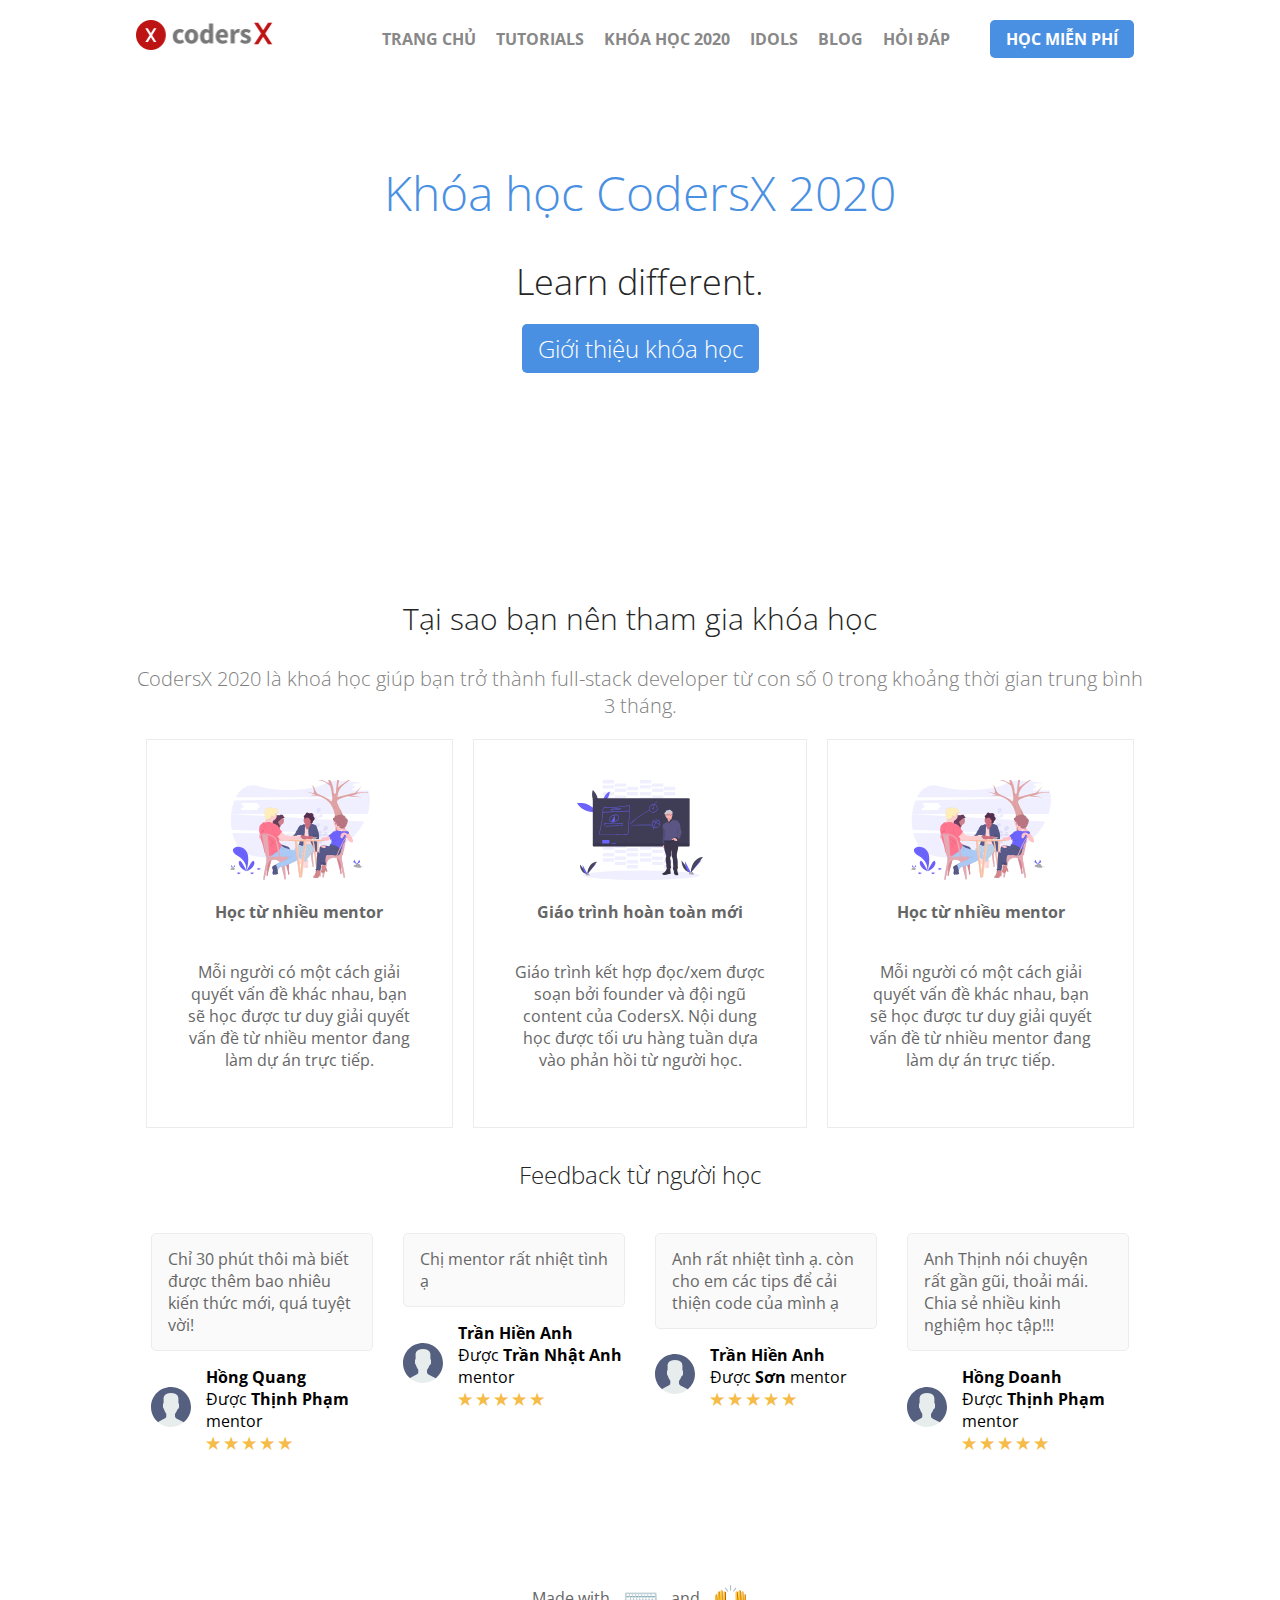
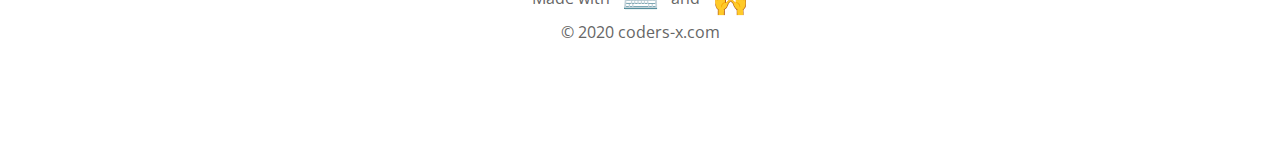
<file: index.html>
<!DOCTYPE html>
<html lang="en">

<head>
	<meta charset="UTF-8" />
	<meta name="viewport" content="width=device-width, initial-scale=1.0" />
	<link rel="stylesheet" href="style.css" />
	<link rel="stylesheet" href="./components-css/feature-box.css" />
	<link rel="stylesheet" href="./components-css/box-feedback.css">
	<link rel="stylesheet" href="https://d1azc1qln24ryf.cloudfront.net/114779/Socicon/style-cf.css?u8vidh">
	<title>Clone Coders-X Course 2020</title>
</head>

<body>
	<div class="main-container">
		<div class="menu-bar">
			<img src="images/logo.png" height="100" alt="logo" class="logo" />
			<div class="menu-module">
				<ul class="list-module">
					<li><a href="#">TRANG CHỦ</a></li>
					<li><a href="#">TUTORIALS</a></li>
					<li><a href="#">KHÓA HỌC 2020</a></li>
					<li><a href="#">IDOLS</a></li>
					<li><a href="#">BLOG</a></li>
					<li><a href="#">HỎI ĐÁP</a< /li>
				</ul>
				<a href="#" class="btn">HỌC MIỄN PHÍ</a>
			</div>
		</div>
		<div class="cover text-center">
			<h1>Khóa học CodersX 2020</h1>
			<h2 class="lighter-black">Learn different.</h2>
			<a href="#" class="btn btn-2">Giới thiệu khóa học</a>
		</div>
		<div class="feature text-center">
			<div class="feature-text">
				<h2 class="lighter-black">Tại sao bạn nên tham gia khóa học</h2>
				<p class="gray">CodersX 2020 là khoá học giúp bạn trở thành full-stack developer từ con số 0 trong
					khoảng thời gian trung bình 3 tháng.</p>
			</div>
		</div>
		<div class="container-feature">
			<div class="feature-box">
				<img height="100" src="./images/group.svg" />
				<h4>Học từ nhiều mentor</h4>
				<p>
					Mỗi người có một cách giải quyết vấn đề khác nhau, bạn sẽ học được
					tư duy giải quyết vấn đề từ nhiều mentor đang làm dự án trực tiếp.
				</p>
			</div>
			<div class="feature-box">
				<img height="100" src="./images/teaching.svg" />
				<h4>Giáo trình hoàn toàn mới</h4>
				<p>
					Giáo trình kết hợp đọc/xem được soạn bởi founder và đội ngũ content
					của CodersX. Nội dung học được tối ưu hàng tuần dựa vào phản hồi từ
					người học.
				</p>
			</div>
			<div class="feature-box">
				<img height="100" src="./images/group.svg" />
				<h4>Học từ nhiều mentor</h4>
				<p>
					Mỗi người có một cách giải quyết vấn đề khác nhau, bạn sẽ học được
					tư duy giải quyết vấn đề từ nhiều mentor đang làm dự án trực tiếp.
				</p>
			</div>
		</div>
		<div class="feedback">
			<h2 class="lighter-black text-center">Feedback từ người học</h2>
		</div>
		<div class="box-feedback">
			<div class="box-feedback__content">
				<p class="box-feedback__comment">
					Chỉ 30 phút thôi mà biết được thêm bao nhiêu kiến thức mới, quá tuyệt vời!
				</p>
				<div class="box-feedback__info">
					<div class="box-feedback__avatar"><img height="40" src="./images/avatar-default.svg" alt=""></div>
					<div class="box-feedback__review">
						<div class="box-feedback__name">Hồng Quang</div>
						<div class="box-feedback__mentor">Được <strong>Thịnh Phạm</strong> mentor</div>
						<div class="box-feedback__star">★ ★ ★ ★ ★</div>
					</div>
				</div>
			</div>
			<div class="box-feedback__content">
				<p class="box-feedback__comment">
					Chị mentor rất nhiệt tình ạ
				</p>
				<div class="box-feedback__info">
					<div class="box-feedback__avatar"><img height="40" src="./images/avatar-default.svg" alt=""></div>
					<div class="box-feedback__review">
						<div class="box-feedback__name">Trần Hiền Anh</div>
						<div class="box-feedback__mentor">Được <strong>Trần Nhật Anh</strong> mentor</div>
						<div class="box-feedback__star">★ ★ ★ ★ ★</div>
					</div>
				</div>
			</div>
			<div class="box-feedback__content">
				<p class="box-feedback__comment">
					Anh rất nhiệt tình ạ. còn cho em các tips để cải thiện code của mình ạ
				</p>
				<div class="box-feedback__info">
					<div class="box-feedback__avatar"><img height="40" src="./images/avatar-default.svg" alt=""></div>
					<div class="box-feedback__review">
						<div class="box-feedback__name">Trần Hiền Anh</div>
						<div class="box-feedback__mentor">Được <strong>Sơn</strong> mentor</div>
						<div class="box-feedback__star">★ ★ ★ ★ ★</div>
					</div>
				</div>
			</div>
			<div class="box-feedback__content">
				<p class="box-feedback__comment">
					Anh Thịnh nói chuyện rất gần gũi, thoải mái. Chia sẻ nhiều kinh nghiệm học tập!!!
				</p>
				<div class="box-feedback__info">
					<div class="box-feedback__avatar"><img height="40" src="./images/avatar-default.svg" alt=""></div>
					<div class="box-feedback__review">
						<div class="box-feedback__name">Hồng Doanh</div>
						<div class="box-feedback__mentor">Được <strong>Thịnh Phạm</strong> mentor</div>
						<div class="box-feedback__star">★ ★ ★ ★ ★</div>
					</div>
				</div>
			</div>
		</div>
	</div>
	<div class="footer">
		<div class="contact">
			<a href="https://www.facebook.com/codersx/" target="_blank">
				<i class="socicon socicon-facebook icon icon--xs"></i>
			</a>
			<a href="https://www.youtube.com/watch?v=zIjRONNA_8Y&amp;list=PLkY6Xj8Sg8-uPZnTdScfuH0xD-O6Kb-V-"
				target="_blank">
				<i class="socicon socicon-youtube icon icon--xs"></i>
			</a>
			</a>
			<a href="https://www.instagram.com/codersxcommunity" target="_blank">
				<i class="socicon socicon-instagram icon icon--xs"></i>
			</a>
		</div>
		<div>
			<span class="type--fine-print">Made with &nbsp;&nbsp;<span
					style="font-size: 30px; vertical-align: middle;">⌨️</span> &nbsp; and &nbsp;
				<span style="font-size: 30px; vertical-align: middle;">🙌</span>
			</span>
		</div>
		<div>
			<span class="type--fine-print">© <span class="update-year">2020</span> coders-x.com</span>
		</div>
	</div>
</body>

</html>
</file>
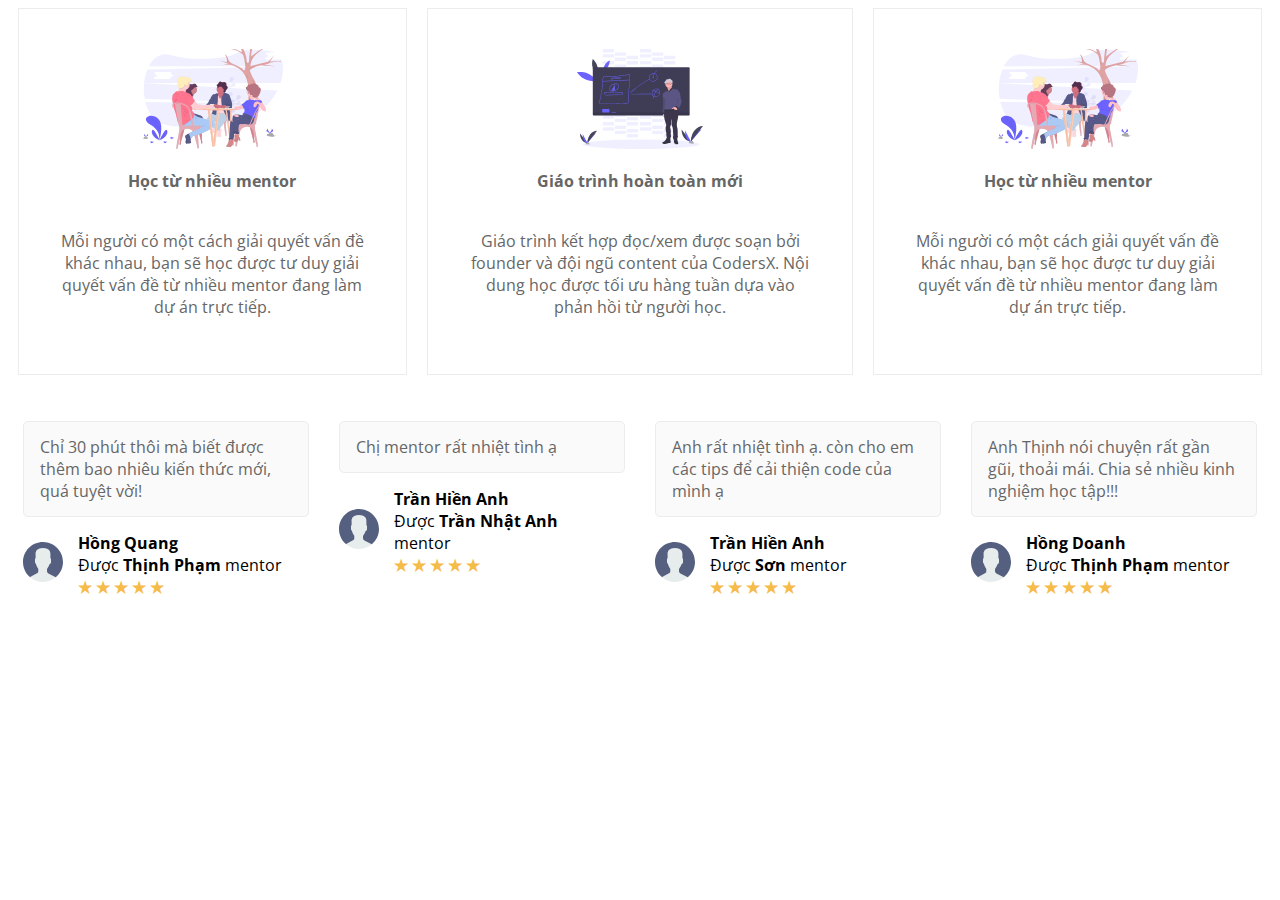
<file: components.html>
<!DOCTYPE html>
<html lang="en">

<head>
  <meta charset="UTF-8" />
  <meta name="viewport" content="width=device-width, initial-scale=1.0" />
  <title>Components</title>
  <link rel="stylesheet" href="./components-css/feature-box.css" />
  <link rel="stylesheet" href="./components-css/box-feedback.css">
  
</head>

<div>
  <div class="container-feature">
    <div class="feature-box">
      <img height="100" src="./images/group.svg" />
      <h4>Học từ nhiều mentor</h4>
      <p>
        Mỗi người có một cách giải quyết vấn đề khác nhau, bạn sẽ học được
        tư duy giải quyết vấn đề từ nhiều mentor đang làm dự án trực tiếp.
      </p>
    </div>
    <div class="feature-box">
      <img height="100" src="./images/teaching.svg" />
      <h4>Giáo trình hoàn toàn mới</h4>
      <p>
        Giáo trình kết hợp đọc/xem được soạn bởi founder và đội ngũ content
        của CodersX. Nội dung học được tối ưu hàng tuần dựa vào phản hồi từ
        người học.
      </p>
    </div>
    <div class="feature-box">
      <img height="100" src="./images/group.svg" />
      <h4>Học từ nhiều mentor</h4>
      <p>
        Mỗi người có một cách giải quyết vấn đề khác nhau, bạn sẽ học được
        tư duy giải quyết vấn đề từ nhiều mentor đang làm dự án trực tiếp.
      </p>
    </div>

  </div>
  <div class="box-feedback">
    <div class="box-feedback__content">
      <p class="box-feedback__comment">
        Chỉ 30 phút thôi mà biết được thêm bao nhiêu kiến thức mới, quá tuyệt vời!
      </p>
      <div class="box-feedback__info">
        <div class="box-feedback__avatar"><img height="40" src="./images/avatar-default.svg" alt=""></div>
        <div class="box-feedback__review">
          <div class="box-feedback__name">Hồng Quang</div>
          <div class="box-feedback__mentor">Được <strong>Thịnh Phạm</strong> mentor</div>
          <div class="box-feedback__star">★ ★ ★ ★ ★</div>
        </div>
      </div>
    </div>
    <div class="box-feedback__content">
      <p class="box-feedback__comment">
        Chị mentor rất nhiệt tình ạ
      </p>
      <div class="box-feedback__info">
        <div class="box-feedback__avatar"><img height="40" src="./images/avatar-default.svg" alt=""></div>
        <div class="box-feedback__review">
          <div class="box-feedback__name">Trần Hiền Anh</div>
          <div class="box-feedback__mentor">Được <strong>Trần Nhật Anh</strong> mentor</div>
          <div class="box-feedback__star">★ ★ ★ ★ ★</div>
        </div>
      </div>
    </div>
    <div class="box-feedback__content">
      <p class="box-feedback__comment">
        Anh rất nhiệt tình ạ. còn cho em các tips để cải thiện code của mình ạ
      </p>
      <div class="box-feedback__info">
        <div class="box-feedback__avatar"><img height="40" src="./images/avatar-default.svg" alt=""></div>
        <div class="box-feedback__review">
          <div class="box-feedback__name">Trần Hiền Anh</div>
          <div class="box-feedback__mentor">Được <strong>Sơn</strong> mentor</div>
          <div class="box-feedback__star">★ ★ ★ ★ ★</div>
        </div>
      </div>
    </div>
    <div class="box-feedback__content">
      <p class="box-feedback__comment">
        Anh Thịnh nói chuyện rất gần gũi, thoải mái. Chia sẻ nhiều kinh nghiệm học tập!!!
      </p>
      <div class="box-feedback__info">
        <div class="box-feedback__avatar"><img height="40" src="./images/avatar-default.svg" alt=""></div>
        <div class="box-feedback__review">
          <div class="box-feedback__name">Hồng Doanh</div>
          <div class="box-feedback__mentor">Được <strong>Thịnh Phạm</strong> mentor</div>
          <div class="box-feedback__star">★ ★ ★ ★ ★</div>
        </div>
      </div>
    </div>
  </div>

</div>
</body>

</html>
</file>
<file: style.css>
@import url("https://fonts.googleapis.com/css2?family=Open+Sans:wght@300&display=swap");

body {
 font-family: "Open Sans", sans-serif;
 overflow-x: hidden;
 font-size: 16px;
 padding: 0 10%;
}

.menu-bar {
 display: flex;
 color: #888;
 margin: 20px 0 0;
}
.menu-module {
 display: flex;
 display: row;
 margin: auto;
 margin-right: 0;
}

.list-module {
 display: flex;
 list-style-type: none;
 padding: 0;
 margin: auto;
}

.menu-module a {
 margin: 0 10px;
 font-weight: bold;
}

.menu-module li a {
 color: #888;
 text-decoration: none;
}

.btn {
 display: block;
 height: 100%;
 color: white;
 border-radius: 5px;
 padding: 8px 16px;
 text-decoration: none;
 background: #4a90e2;
 border-color: #4a90e2;
}

.logo {
 max-height: 1.85714286em;
 max-width: none;
}

.text-center {
 text-align: center;
 vertical-align: middle;
}

.cover {
 padding: 70px 0;
 font-size: 1.5em;
 font-weight: lighter;
 height: 400px;
}

.btn-2 {
 display: inline;
}

.cover h1 {
 color: #4a90e2;
 font-weight: lighter;
}

.lighter-black {
 color: #252525;
 font-weight: lighter;
 margin: 0 0 26px;
}

.gray {
 color: #808080;
 font-weight: lighter;
}

.feature {
 font-size: 20px;
}

.footer {
 color: #666666;
 padding: 0px 0px 104px;
 display: flex;
 flex-direction: column;
 align-items: center;
}

.contact,
.type--fine-print {
 text-align: center;
}
.contact a {
 text-decoration: none;
 color: #666666;
 margin: 0 10px;
}
</file>
<file: components-css/feature-box.css>
@import url("https://fonts.googleapis.com/css2?family=Open+Sans:wght@300&display=swap");

.container-feature {
 margin: 0 0 30px;
}

.feature-box {
 font-family: "Open Sans", sans-serif;
 color: #666666;
 box-sizing: border-box;
 padding: 35px;
 border: 1px solid #ececec;
 display: flex;
 flex-direction: column;
 justify-items: center;
 align-items: center;
 padding: 40px;
 margin: 0 10px;
}

.feature-box h4,
.feature-box p {
 text-align: center;
 word-wrap: break-word;
}

.container-feature {
 display: flex;
 justify-content: center;
 align-items: center;
}
</file>
<file: components-css/box-feedback.css>
@import url("https://fonts.googleapis.com/css2?family=Open+Sans:wght@300&display=swap");

.box-feedback {
 display: flex;
 font-family: "Open Sans", sans-serif;
 padding: 0 0 104px;
}

.box-feedback__content {
 position: relative;
 width: 100%;
 min-height: 1px;
 padding-right: 15px;
 padding-left: 15px;
}

.box-feedback__info {
 align-items: center;
}

.box-feedback__comment {
 padding: 14px 16px;
 background: #fafafa;
 border: 1px solid #ececec;
 box-sizing: border-box;
 border-radius: 5px;
 margin-bottom: 15px;
 color: #666666;
}

.box-feedback__review {
 flex: 0 0 75%;
 max-width: 75%;
 position: relative;
 width: 100%;
 min-height: 1px;
 padding-right: 15px;
 padding-left: 15px;
}

.box-feedback__info {
 display: flex;
}

.box-feedback__name {
 font-weight: bold;
}

.box-feedback__star {
 font-size: 16px;
 font-weight: 700;
 color: #f5bc4a;
}
</file>
